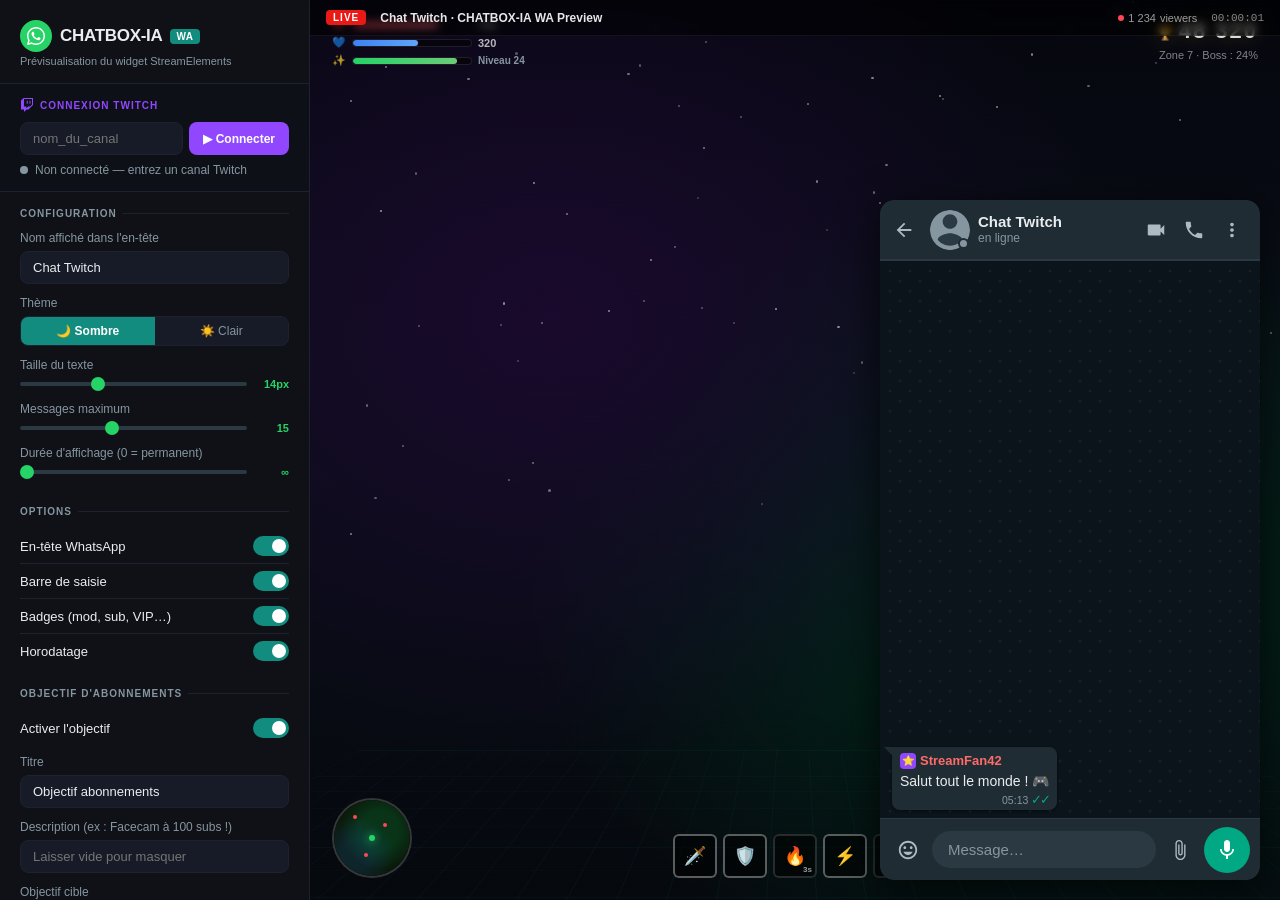
<file: index.html>
<!DOCTYPE html>
<html lang="fr">
<head>
  <meta charset="UTF-8">
  <meta name="viewport" content="width=device-width, initial-scale=1.0">
  <title>CHATBOX-IA WA · Viewer</title>
  <style>
    /* ── Reset & base ── */
    *, *::before, *::after { box-sizing: border-box; margin: 0; padding: 0; }

    :root {
      --bg:          #07080D;
      --panel:       #0F1117;
      --panel-border:#1E2130;
      --panel-hover: #161B27;
      --accent:      #25D366;
      --accent-dim:  #128C7E;
      --text:        #E9EDEF;
      --text-muted:  #8696A0;
      --danger:      #FF4757;
      --gold:        #FFD700;
      --radius:      10px;
    }

    html, body {
      height: 100%;
      font-family: -apple-system, BlinkMacSystemFont, 'Segoe UI', sans-serif;
      background: var(--bg);
      color: var(--text);
      overflow: hidden;
    }

    /* ── Layout ── */
    .layout {
      display: flex;
      height: 100vh;
      overflow: hidden;
    }

    /* =====================================================
       SIDEBAR
    ===================================================== */
    .sidebar {
      width: 310px;
      min-width: 310px;
      height: 100vh;
      background: var(--panel);
      border-right: 1px solid var(--panel-border);
      display: flex;
      flex-direction: column;
      overflow: hidden;
    }

    /* Logo */
    .sidebar-logo {
      padding: 20px 20px 16px;
      border-bottom: 1px solid var(--panel-border);
      flex-shrink: 0;
    }

    .logo-title {
      display: flex;
      align-items: center;
      gap: 8px;
      font-size: 17px;
      font-weight: 700;
      letter-spacing: -.3px;
    }

    .logo-icon {
      width: 32px;
      height: 32px;
      background: var(--accent);
      border-radius: 50%;
      display: flex;
      align-items: center;
      justify-content: center;
    }

    .logo-icon svg { width: 18px; height: 18px; fill: #fff; }

    .logo-badge {
      font-size: 10px;
      font-weight: 700;
      background: var(--accent-dim);
      color: #fff;
      padding: 2px 6px;
      border-radius: 4px;
      letter-spacing: .5px;
    }

    .logo-sub {
      font-size: 11px;
      color: var(--text-muted);
      margin-top: 3px;
    }

    /* Scrollable content */
    .sidebar-scroll {
      flex: 1;
      overflow-y: auto;
      padding: 0 0 20px;
      scrollbar-width: thin;
      scrollbar-color: #2A3942 transparent;
    }

    .sidebar-scroll::-webkit-scrollbar       { width: 4px; }
    .sidebar-scroll::-webkit-scrollbar-thumb { background: #2A3942; border-radius: 2px; }

    /* ── Connexion Twitch ── */
    .twitch-section {
      padding: 14px 20px;
      background: #0D1117;
      border-bottom: 1px solid var(--panel-border);
      flex-shrink: 0;
    }

    .twitch-section-title {
      font-size: 10px;
      font-weight: 700;
      letter-spacing: 1px;
      color: #9147FF;
      text-transform: uppercase;
      margin-bottom: 10px;
      display: flex;
      align-items: center;
      gap: 6px;
    }

    .twitch-section-title svg { width: 14px; height: 14px; fill: #9147FF; }

    .twitch-row {
      display: flex;
      gap: 6px;
      margin-bottom: 8px;
    }

    .twitch-input {
      flex: 1;
      background: #161B27;
      border: 1px solid var(--panel-border);
      border-radius: 8px;
      padding: 8px 12px;
      color: var(--text);
      font-size: 13px;
      font-family: inherit;
      outline: none;
      transition: border-color .15s;
      min-width: 0;
    }

    .twitch-input:focus { border-color: #9147FF; }

    .twitch-btn {
      padding: 8px 14px;
      background: #9147FF;
      color: #fff;
      border: none;
      border-radius: 8px;
      font-size: 12px;
      font-family: inherit;
      font-weight: 700;
      cursor: pointer;
      flex-shrink: 0;
      transition: background .15s;
    }

    .twitch-btn:hover { background: #7B2FBE; }
    .twitch-btn.twitch-connected { background: #E53935; }
    .twitch-btn.twitch-connected:hover { background: #C62828; }

    .conn-status-row {
      display: flex;
      align-items: center;
      gap: 7px;
    }

    .conn-dot {
      width: 8px;
      height: 8px;
      border-radius: 50%;
      flex-shrink: 0;
      background: #8696A0;
      transition: background .3s;
    }

    .conn-dot.conn-connected    { background: #25D366; }
    .conn-dot.conn-connecting   { background: #FFD700; animation: connPulse 1.1s ease-in-out infinite; }
    .conn-dot.conn-error        { background: #FF4757; animation: connPulse 1.1s ease-in-out infinite; }
    .conn-dot.conn-disconnected { background: #8696A0; animation: none; }

    @keyframes connPulse {
      0%, 100% { opacity: 1; }
      50%       { opacity: 0.2; }
    }

    .conn-text {
      font-size: 12px;
      color: var(--text-muted);
    }

    /* Sections */
    .section {
      padding: 16px 20px 0;
    }

    .section + .section { margin-top: 4px; }

    .section-title {
      font-size: 10px;
      font-weight: 700;
      letter-spacing: 1px;
      color: var(--text-muted);
      text-transform: uppercase;
      margin-bottom: 12px;
      display: flex;
      align-items: center;
      gap: 6px;
    }

    .section-title::after {
      content: '';
      flex: 1;
      height: 1px;
      background: var(--panel-border);
    }

    /* Form controls */
    .ctrl-row {
      margin-bottom: 12px;
    }

    .ctrl-label {
      font-size: 12px;
      color: var(--text-muted);
      margin-bottom: 6px;
      display: block;
    }

    .ctrl-input {
      width: 100%;
      background: #161B27;
      border: 1px solid var(--panel-border);
      border-radius: 8px;
      padding: 8px 12px;
      color: var(--text);
      font-size: 13px;
      font-family: inherit;
      outline: none;
      transition: border-color .15s;
    }

    .ctrl-input:focus { border-color: var(--accent); }

    /* Theme toggle */
    .theme-toggle {
      display: flex;
      background: #161B27;
      border: 1px solid var(--panel-border);
      border-radius: 8px;
      overflow: hidden;
    }

    .theme-btn {
      flex: 1;
      padding: 7px 10px;
      background: none;
      border: none;
      color: var(--text-muted);
      font-size: 12px;
      font-family: inherit;
      cursor: pointer;
      transition: all .15s;
      display: flex;
      align-items: center;
      justify-content: center;
      gap: 5px;
    }

    .theme-btn.active {
      background: var(--accent-dim);
      color: #fff;
      font-weight: 600;
    }

    /* Range slider */
    .range-wrap {
      display: flex;
      align-items: center;
      gap: 10px;
    }

    .ctrl-range {
      flex: 1;
      -webkit-appearance: none;
      height: 4px;
      background: #2A3942;
      border-radius: 2px;
      outline: none;
    }

    .ctrl-range::-webkit-slider-thumb {
      -webkit-appearance: none;
      width: 14px;
      height: 14px;
      background: var(--accent);
      border-radius: 50%;
      cursor: pointer;
    }

    .ctrl-range::-moz-range-thumb {
      width: 14px;
      height: 14px;
      background: var(--accent);
      border-radius: 50%;
      cursor: pointer;
      border: none;
    }

    .range-val {
      font-size: 11px;
      color: var(--accent);
      font-weight: 600;
      min-width: 32px;
      text-align: right;
    }

    /* Toggle switches */
    .toggle-row {
      display: flex;
      align-items: center;
      justify-content: space-between;
      padding: 7px 0;
      border-bottom: 1px solid var(--panel-border);
    }

    .toggle-row:last-child { border-bottom: none; }

    .toggle-name {
      font-size: 13px;
      color: var(--text);
    }

    .toggle-switch {
      position: relative;
      width: 36px;
      height: 20px;
      flex-shrink: 0;
    }

    .toggle-switch input { opacity: 0; width: 0; height: 0; }

    .toggle-track {
      position: absolute;
      inset: 0;
      background: #2A3942;
      border-radius: 20px;
      cursor: pointer;
      transition: background .2s;
    }

    .toggle-track::before {
      content: '';
      position: absolute;
      width: 14px;
      height: 14px;
      left: 3px;
      top: 3px;
      background: #8696A0;
      border-radius: 50%;
      transition: transform .2s, background .2s;
    }

    .toggle-switch input:checked + .toggle-track { background: var(--accent-dim); }

    .toggle-switch input:checked + .toggle-track::before {
      transform: translateX(16px);
      background: #fff;
    }

    /* Test message buttons */
    .test-btn {
      width: 100%;
      padding: 9px 14px;
      border-radius: 8px;
      border: 1px solid var(--panel-border);
      background: var(--panel-hover);
      color: var(--text);
      font-size: 12px;
      font-family: inherit;
      cursor: pointer;
      text-align: left;
      display: flex;
      align-items: center;
      gap: 8px;
      margin-bottom: 7px;
      transition: border-color .15s, background .15s;
    }

    .test-btn:hover { border-color: var(--accent); background: #161B27; }

    .test-btn:active { transform: scale(.98); }

    .test-btn .btn-badge {
      font-size: 10px;
      padding: 2px 6px;
      border-radius: 4px;
      font-weight: 700;
      margin-left: auto;
    }

    .badge-mod  { background: #34AE1A22; color: #34AE1A; border: 1px solid #34AE1A44; }
    .badge-sub  { background: #9147FF22; color: #9147FF; border: 1px solid #9147FF44; }
    .badge-vip  { background: #E91E8C22; color: #E91E8C; border: 1px solid #E91E8C44; }
    .badge-bc   { background: #E9191622; color: #E91916; border: 1px solid #E9191644; }

    .burst-btn {
      width: 100%;
      padding: 10px;
      border-radius: 8px;
      border: 1px dashed var(--accent-dim);
      background: transparent;
      color: var(--accent);
      font-size: 12px;
      font-family: inherit;
      font-weight: 600;
      cursor: pointer;
      display: flex;
      align-items: center;
      justify-content: center;
      gap: 6px;
      transition: background .15s;
      margin-top: 4px;
    }

    .burst-btn:hover { background: #25D36612; }

    /* URL section */
    .url-box {
      background: #161B27;
      border: 1px solid var(--panel-border);
      border-radius: 8px;
      padding: 10px 12px;
      margin-bottom: 10px;
    }

    .url-text {
      font-size: 11px;
      color: var(--accent);
      word-break: break-all;
      font-family: 'Courier New', monospace;
      line-height: 1.5;
    }

    .copy-btn {
      width: 100%;
      padding: 9px;
      border-radius: 8px;
      border: none;
      background: var(--accent-dim);
      color: #fff;
      font-size: 13px;
      font-family: inherit;
      font-weight: 600;
      cursor: pointer;
      display: flex;
      align-items: center;
      justify-content: center;
      gap: 6px;
      transition: background .15s;
    }

    .copy-btn:hover { background: var(--accent); }

    .copy-btn.copied { background: #2A9D5C; }

    .url-hint {
      font-size: 11px;
      color: var(--text-muted);
      margin-top: 8px;
      line-height: 1.5;
    }

    .url-hint strong { color: var(--text); }

    /* =====================================================
       STREAM PREVIEW
    ===================================================== */
    .preview {
      flex: 1;
      position: relative;
      overflow: hidden;
      background: #000;
    }

    /* Fake game scene */
    .stream-scene {
      position: absolute;
      inset: 0;
      background:
        radial-gradient(ellipse at 25% 35%, #1A0A2E 0%, transparent 55%),
        radial-gradient(ellipse at 75% 65%, #002A1A 0%, transparent 50%),
        linear-gradient(180deg, #06070F 0%, #0A0E18 40%, #060A0F 100%);
    }

    /* Stars */
    .stars {
      position: absolute;
      inset: 0;
      overflow: hidden;
    }

    .star {
      position: absolute;
      width: 2px;
      height: 2px;
      background: rgba(255,255,255,.7);
      border-radius: 50%;
      animation: twinkle var(--dur, 3s) ease-in-out infinite var(--delay, 0s);
    }

    @keyframes twinkle {
      0%, 100% { opacity: .8; }
      50%       { opacity: .15; }
    }

    /* Grid floor */
    .grid-floor {
      position: absolute;
      bottom: 0;
      left: -20%;
      right: -20%;
      height: 45%;
      background-image:
        linear-gradient(rgba(0,168,132,.06) 1px, transparent 1px),
        linear-gradient(90deg, rgba(0,168,132,.06) 1px, transparent 1px);
      background-size: 50px 50px;
      transform: perspective(600px) rotateX(55deg);
      transform-origin: bottom center;
    }

    /* Scan lines */
    .scanlines {
      position: absolute;
      inset: 0;
      background: repeating-linear-gradient(
        0deg,
        rgba(0,0,0,.03) 0px,
        rgba(0,0,0,.03) 1px,
        transparent 1px,
        transparent 2px
      );
      pointer-events: none;
    }

    /* ── Fake HUD ── */
    .hud {
      position: absolute;
      inset: 0;
      pointer-events: none;
      padding: 18px 22px;
    }

    .hud-tl { position: absolute; top: 18px; left: 22px; }
    .hud-tr { position: absolute; top: 18px; right: 22px; display: flex; flex-direction: column; align-items: flex-end; gap: 5px; }
    .hud-bl { position: absolute; bottom: 22px; left: 22px; }
    .hud-bc { position: absolute; bottom: 22px; left: 50%; transform: translateX(-50%); }

    .hud-bar-wrap { display: flex; flex-direction: column; gap: 5px; }

    .hud-bar {
      display: flex;
      align-items: center;
      gap: 6px;
      font-size: 11px;
      font-weight: 600;
      color: rgba(255,255,255,.7);
    }

    .bar-track {
      width: 120px;
      height: 8px;
      background: rgba(0,0,0,.5);
      border-radius: 4px;
      overflow: hidden;
      border: 1px solid rgba(255,255,255,.1);
    }

    .bar-fill { height: 100%; border-radius: 4px; }

    .bar-hp   { width: 72%; background: linear-gradient(90deg, #FF4757, #FF6B81); }
    .bar-mp   { width: 55%; background: linear-gradient(90deg, #3B82F6, #60A5FA); }
    .bar-xp   { width: 88%; background: linear-gradient(90deg, var(--accent), #6BCB77); }

    .hud-score {
      font-size: 22px;
      font-weight: 800;
      color: rgba(255,255,255,.85);
      text-shadow: 0 0 20px rgba(255,215,0,.3);
      letter-spacing: 2px;
    }

    .hud-score span { color: var(--gold); font-size: 13px; margin-right: 4px; }

    .hud-level {
      font-size: 11px;
      color: rgba(255,255,255,.5);
      text-align: right;
    }

    /* Minimap */
    .minimap {
      width: 80px;
      height: 80px;
      border-radius: 50%;
      border: 2px solid rgba(255,255,255,.2);
      background: rgba(0,0,0,.5);
      overflow: hidden;
      position: relative;
    }

    .minimap-bg {
      width: 100%;
      height: 100%;
      background:
        radial-gradient(circle at 60% 40%, rgba(0,200,100,.15) 30%, transparent 60%),
        radial-gradient(circle at 30% 70%, rgba(30,80,180,.2) 20%, transparent 50%),
        #0A1A0A;
    }

    .minimap-dot {
      position: absolute;
      width: 6px;
      height: 6px;
      border-radius: 50%;
      top: 50%;
      left: 50%;
      transform: translate(-50%, -50%);
      background: var(--accent);
      box-shadow: 0 0 8px var(--accent);
    }

    .minimap-enemy {
      position: absolute;
      width: 4px;
      height: 4px;
      border-radius: 50%;
      background: var(--danger);
    }

    /* Ability bar */
    .ability-bar {
      display: flex;
      gap: 6px;
    }

    .ability {
      width: 44px;
      height: 44px;
      border-radius: 6px;
      border: 2px solid rgba(255,255,255,.15);
      background: rgba(0,0,0,.55);
      display: flex;
      align-items: center;
      justify-content: center;
      font-size: 18px;
      position: relative;
    }

    .ability .cd {
      position: absolute;
      bottom: 2px;
      right: 3px;
      font-size: 8px;
      font-weight: 700;
      color: rgba(255,255,255,.6);
    }

    .ability.ready { border-color: rgba(255,255,255,.35); }

    /* ── Stream HUD bar (top) ── */
    .stream-topbar {
      position: absolute;
      top: 0;
      left: 0;
      right: 0;
      height: 36px;
      background: rgba(0,0,0,.55);
      backdrop-filter: blur(4px);
      display: flex;
      align-items: center;
      padding: 0 16px;
      gap: 14px;
      border-bottom: 1px solid rgba(255,255,255,.06);
      z-index: 10;
    }

    .live-badge {
      background: #E91916;
      color: #fff;
      font-size: 10px;
      font-weight: 800;
      letter-spacing: 1px;
      padding: 2px 7px;
      border-radius: 4px;
    }

    .stream-title {
      font-size: 12px;
      font-weight: 600;
      color: rgba(255,255,255,.9);
      flex: 1;
      white-space: nowrap;
      overflow: hidden;
      text-overflow: ellipsis;
    }

    .stream-viewers {
      font-size: 11px;
      color: rgba(255,255,255,.6);
      display: flex;
      align-items: center;
      gap: 4px;
      flex-shrink: 0;
    }

    .viewer-dot { width: 6px; height: 6px; background: var(--danger); border-radius: 50%; }

    .stream-timer {
      font-size: 11px;
      font-family: 'Courier New', monospace;
      color: rgba(255,255,255,.5);
      flex-shrink: 0;
    }

    /* ── Widget iframe ── */
    .widget-frame-wrap {
      position: absolute;
      bottom: 20px;
      right: 20px;
      width: 380px;
      height: 680px;
      border-radius: 14px;
      overflow: hidden;
      box-shadow: 0 8px 40px rgba(0,0,0,.7);
    }

    #widget-frame {
      width: 100%;
      height: 100%;
      border: none;
      display: block;
    }

    /* Toast notification */
    .toast {
      position: fixed;
      bottom: 24px;
      left: 50%;
      transform: translateX(-50%) translateY(80px);
      background: #1F2C33;
      color: var(--text);
      font-size: 13px;
      padding: 10px 18px;
      border-radius: 20px;
      border: 1px solid var(--panel-border);
      box-shadow: 0 4px 20px rgba(0,0,0,.4);
      transition: transform .3s cubic-bezier(.34,1.56,.64,1);
      z-index: 100;
      pointer-events: none;
    }

    .toast.show { transform: translateX(-50%) translateY(0); }
  </style>
</head>
<body>

<div class="layout">

  <!-- ── SIDEBAR ── -->
  <aside class="sidebar">

    <div class="sidebar-logo">
      <div class="logo-title">
        <div class="logo-icon">
          <svg viewBox="0 0 24 24"><path d="M17.472 14.382c-.297-.149-1.758-.867-2.03-.967-.273-.099-.471-.148-.67.15-.197.297-.767.966-.94 1.164-.173.199-.347.223-.644.075-.297-.15-1.255-.463-2.39-1.475-.883-.788-1.48-1.761-1.653-2.059-.173-.297-.018-.458.13-.606.134-.133.298-.347.446-.52.149-.174.198-.298.298-.497.099-.198.05-.371-.025-.52-.075-.149-.669-1.612-.916-2.207-.242-.579-.487-.5-.669-.51-.173-.008-.371-.01-.57-.01-.198 0-.52.074-.792.372-.272.297-1.04 1.016-1.04 2.479 0 1.462 1.065 2.875 1.213 3.074.149.198 2.096 3.2 5.077 4.487.709.306 1.262.489 1.694.625.712.227 1.36.195 1.871.118.571-.085 1.758-.719 2.006-1.413.248-.694.248-1.289.173-1.413-.074-.124-.272-.198-.57-.347z"/><path d="M12 0C5.373 0 0 5.373 0 12c0 2.117.554 4.103 1.523 5.828L0 24l6.362-1.498A11.954 11.954 0 0012 24c6.627 0 12-5.373 12-12S18.627 0 12 0zm0 22c-1.893 0-3.658-.53-5.164-1.446l-.372-.22-3.778.89.934-3.653-.24-.376A9.952 9.952 0 012 12C2 6.477 6.477 2 12 2s10 4.477 10 10-4.477 10-10 10z"/></svg>
        </div>
        CHATBOX-IA <span class="logo-badge">WA</span>
      </div>
      <div class="logo-sub">Prévisualisation du widget StreamElements</div>
    </div>

    <!-- Connexion Twitch (hors sidebar-scroll pour rester visible) -->
    <div class="twitch-section">
      <div class="twitch-section-title">
        <svg viewBox="0 0 24 24"><path d="M11.571 4.714h1.715v5.143H11.57zm4.715 0H18v5.143h-1.714zM6 0L1.714 4.286v15.428h5.143V24l4.286-4.286h3.428L22.286 12V0zm14.571 11.143l-3.428 3.428h-3.429l-3 3v-3H6.857V1.714h13.714z"/></svg>
        Connexion Twitch
      </div>
      <div class="twitch-row">
        <input class="twitch-input" id="ctrl-channel" type="text" placeholder="nom_du_canal" autocomplete="off" spellcheck="false" />
        <button class="twitch-btn" id="twitch-connect-btn" onclick="toggleTwitchConnection()">
          ▶ Connecter
        </button>
      </div>
      <div class="conn-status-row">
        <div class="conn-dot conn-disconnected" id="viewer-conn-dot"></div>
        <span class="conn-text" id="viewer-conn-text">Non connecté — entrez un canal Twitch</span>
      </div>
    </div>

    <div class="sidebar-scroll">

      <!-- Configuration -->
      <div class="section">
        <div class="section-title">Configuration</div>

        <div class="ctrl-row">
          <label class="ctrl-label" for="ctrl-name">Nom affiché dans l'en-tête</label>
          <input class="ctrl-input" id="ctrl-name" type="text" value="Chat Twitch" placeholder="Nom du stream" />
        </div>

        <div class="ctrl-row">
          <label class="ctrl-label">Thème</label>
          <div class="theme-toggle">
            <button class="theme-btn active" data-theme="dark">🌙 Sombre</button>
            <button class="theme-btn"        data-theme="light">☀️ Clair</button>
          </div>
        </div>

        <div class="ctrl-row">
          <label class="ctrl-label">Taille du texte</label>
          <div class="range-wrap">
            <input class="ctrl-range" id="ctrl-fontsize" type="range" min="11" max="20" value="14" />
            <span class="range-val" id="val-fontsize">14px</span>
          </div>
        </div>

        <div class="ctrl-row">
          <label class="ctrl-label">Messages maximum</label>
          <div class="range-wrap">
            <input class="ctrl-range" id="ctrl-maxmsg" type="range" min="5" max="30" value="15" />
            <span class="range-val" id="val-maxmsg">15</span>
          </div>
        </div>

        <div class="ctrl-row">
          <label class="ctrl-label">Durée d'affichage (0 = permanent)</label>
          <div class="range-wrap">
            <input class="ctrl-range" id="ctrl-duration" type="range" min="0" max="60" step="5" value="0" />
            <span class="range-val" id="val-duration">∞</span>
          </div>
        </div>
      </div>

      <!-- Options -->
      <div class="section">
        <div class="section-title">Options</div>

        <div class="toggle-row">
          <span class="toggle-name">En-tête WhatsApp</span>
          <label class="toggle-switch">
            <input type="checkbox" id="opt-header" checked />
            <span class="toggle-track"></span>
          </label>
        </div>
        <div class="toggle-row">
          <span class="toggle-name">Barre de saisie</span>
          <label class="toggle-switch">
            <input type="checkbox" id="opt-inputbar" checked />
            <span class="toggle-track"></span>
          </label>
        </div>
        <div class="toggle-row">
          <span class="toggle-name">Badges (mod, sub, VIP…)</span>
          <label class="toggle-switch">
            <input type="checkbox" id="opt-badges" checked />
            <span class="toggle-track"></span>
          </label>
        </div>
        <div class="toggle-row">
          <span class="toggle-name">Horodatage</span>
          <label class="toggle-switch">
            <input type="checkbox" id="opt-timestamp" checked />
            <span class="toggle-track"></span>
          </label>
        </div>
      </div>

      <!-- Objectif d'abonnements -->
      <div class="section">
        <div class="section-title">Objectif d'abonnements</div>

        <div class="toggle-row" style="border-bottom:none">
          <span class="toggle-name">Activer l'objectif</span>
          <label class="toggle-switch">
            <input type="checkbox" id="opt-subgoal" checked />
            <span class="toggle-track"></span>
          </label>
        </div>

        <div id="subgoal-settings" style="margin-top:10px;">
          <div class="ctrl-row">
            <label class="ctrl-label" for="ctrl-goal-label">Titre</label>
            <input class="ctrl-input" id="ctrl-goal-label" type="text" value="Objectif abonnements" />
          </div>
          <div class="ctrl-row">
            <label class="ctrl-label" for="ctrl-goal-desc">Description (ex : Facecam à 100 subs !)</label>
            <input class="ctrl-input" id="ctrl-goal-desc" type="text" placeholder="Laisser vide pour masquer" />
          </div>
          <div class="ctrl-row">
            <label class="ctrl-label">Objectif cible</label>
            <div class="range-wrap">
              <input class="ctrl-range" id="ctrl-goal-target" type="range" min="10" max="500" step="10" value="100" />
              <span class="range-val" id="val-goal-target">100</span>
            </div>
          </div>
          <div class="ctrl-row">
            <label class="ctrl-label">
              Progression actuelle :
              <span id="val-goal-current" style="color:var(--accent);font-weight:700">0</span>
              /
              <span id="val-goal-target-inline">100</span>
            </label>
            <div style="display:flex;gap:5px;margin-top:5px">
              <button class="test-btn" style="flex:1;margin:0;justify-content:center" onclick="simSub(1)">+1 Sub</button>
              <button class="test-btn" style="flex:1;margin:0;justify-content:center" onclick="simSub(5)">+5 Subs</button>
              <button class="test-btn" style="flex:1;margin:0;justify-content:center" onclick="simGiftSub(3)">🎁 ×3</button>
            </div>
          </div>
          <button class="test-btn" style="width:100%;justify-content:center;margin-top:4px;color:#FF4757;border-color:#FF475722" onclick="resetGoal()">
            ↺ Réinitialiser
          </button>
        </div>
      </div>

      <!-- Messages test -->
      <div class="section">
        <div class="section-title">Messages test</div>

        <button class="test-btn" onclick="sendTest('normal')">
          💬 Message simple
        </button>
        <button class="test-btn" onclick="sendTest('mod')">
          ⚔️ Modérateur
          <span class="btn-badge badge-mod">MOD</span>
        </button>
        <button class="test-btn" onclick="sendTestSub()">
          ⭐ Abonné
          <span class="btn-badge badge-sub">SUB</span>
        </button>
        <button class="test-btn" onclick="sendTest('vip')">
          💎 VIP
          <span class="btn-badge badge-vip">VIP</span>
        </button>
        <button class="test-btn" onclick="sendTest('broadcaster')">
          👑 Broadcaster
          <span class="btn-badge badge-bc">BC</span>
        </button>
        <button class="test-btn" onclick="sendTest('long')">
          📝 Message long
        </button>

        <button class="burst-btn" onclick="sendBurst()">
          ⚡ Rafale de 5 messages
        </button>
      </div>

      <!-- URL StreamElements -->
      <div class="section">
        <div class="section-title">URL StreamElements</div>

        <div class="url-box">
          <div class="url-text" id="widget-url-display">
            Chargement…
          </div>
        </div>

        <button class="copy-btn" id="copy-btn" onclick="copyUrl()">
          <svg width="14" height="14" viewBox="0 0 24 24" fill="currentColor"><path d="M16 1H4c-1.1 0-2 .9-2 2v14h2V3h12V1zm3 4H8c-1.1 0-2 .9-2 2v14c0 1.1.9 2 2 2h11c1.1 0 2-.9 2-2V7c0-1.1-.9-2-2-2zm0 16H8V7h11v14z"/></svg>
          Copier l'URL
        </button>

        <div style="background:#161B27;border:1px solid #25D36633;border-radius:8px;padding:10px 12px;margin-bottom:10px;display:flex;align-items:center;gap:10px;">
          <span style="font-size:20px;flex-shrink:0">📐</span>
          <div>
            <div style="font-size:11px;font-weight:700;color:#25D366;margin-bottom:3px;">Taille OBS recommandée</div>
            <div style="font-size:13px;color:#E9EDEF;font-family:'Courier New',monospace;letter-spacing:.5px;">Largeur : <strong>380</strong> px &nbsp;·&nbsp; Hauteur : <strong>680</strong> px</div>
          </div>
        </div>

        <p class="url-hint">
          <strong>OBS</strong> → + Source → Navigateur → coller l'URL → régler la taille à <strong>380 × 680 px</strong>.<br><br>
          <strong>StreamElements</strong> → Overlay → + Add widget → Custom widget → coller l'URL → dans les options du widget régler <strong>Width : 380 / Height : 680</strong>.
        </p>
      </div>

    </div>
  </aside>

  <!-- ── STREAM PREVIEW ── -->
  <main class="preview">

    <!-- Scene -->
    <div class="stream-scene">
      <div class="stars" id="stars"></div>
      <div class="grid-floor"></div>
      <div class="scanlines"></div>
    </div>

    <!-- Fake game HUD -->
    <div class="hud">

      <!-- Top-left: health/mana/xp bars -->
      <div class="hud-tl">
        <div class="hud-bar-wrap">
          <div class="hud-bar">
            ❤️
            <div class="bar-track"><div class="bar-fill bar-hp"></div></div>
            <span>742</span>
          </div>
          <div class="hud-bar">
            💙
            <div class="bar-track"><div class="bar-fill bar-mp"></div></div>
            <span>320</span>
          </div>
          <div class="hud-bar">
            ✨
            <div class="bar-track"><div class="bar-fill bar-xp"></div></div>
            <span style="font-size:10px;color:#8696A0">Niveau 24</span>
          </div>
        </div>
      </div>

      <!-- Top-right: score -->
      <div class="hud-tr">
        <div class="hud-score"><span>🏆</span>48 320</div>
        <div class="hud-level">Zone 7 · Boss : 24%</div>
      </div>

      <!-- Bottom-left: minimap -->
      <div class="hud-bl">
        <div class="minimap">
          <div class="minimap-bg"></div>
          <div class="minimap-dot"></div>
          <div class="minimap-enemy" style="top:30%;left:65%"></div>
          <div class="minimap-enemy" style="top:70%;left:40%"></div>
          <div class="minimap-enemy" style="top:20%;left:25%"></div>
        </div>
      </div>

      <!-- Bottom-center: ability bar -->
      <div class="hud-bc">
        <div class="ability-bar">
          <div class="ability ready">🗡️<span class="cd"></span></div>
          <div class="ability ready">🛡️<span class="cd"></span></div>
          <div class="ability">🔥<span class="cd">3s</span></div>
          <div class="ability ready">⚡<span class="cd"></span></div>
          <div class="ability">❄️<span class="cd">8s</span></div>
        </div>
      </div>

    </div>

    <!-- Top bar: live badge + title + viewers -->
    <div class="stream-topbar">
      <div class="live-badge">LIVE</div>
      <div class="stream-title" id="topbar-title">Chat Twitch · CHATBOX-IA WA Preview</div>
      <div class="stream-viewers">
        <div class="viewer-dot"></div>
        <span id="viewer-count">1 234</span> viewers
      </div>
      <div class="stream-timer" id="stream-timer">00:00:00</div>
    </div>

    <!-- Widget iframe -->
    <div class="widget-frame-wrap">
      <iframe id="widget-frame" src="./widget/" title="WhatsApp Chat Widget"></iframe>
    </div>

  </main>
</div>

<!-- Toast -->
<div class="toast" id="toast"></div>

<script>
// ── Connexion Twitch ─────────────────────────────────

let twitchConnected = false;

function toggleTwitchConnection() {
  if (twitchConnected) {
    disconnectTwitchViewer();
  } else {
    connectTwitchViewer();
  }
}

function connectTwitchViewer() {
  const channel = document.getElementById('ctrl-channel').value.trim();
  if (!channel) {
    document.getElementById('ctrl-channel').focus();
    return;
  }
  const w = win();
  if (!w) { showToast('Widget pas encore chargé…'); return; }
  w.CONFIG.twitchChannel = channel;
  if (typeof w.connectTwitch === 'function') w.connectTwitch(channel);
}

function disconnectTwitchViewer() {
  const w = win();
  if (w && typeof w.disconnectTwitch === 'function') w.disconnectTwitch();
  w && (w.CONFIG.twitchChannel = '');
  updateViewerConnStatus('disconnected', '');
  twitchConnected = false;
  const btn = document.getElementById('twitch-connect-btn');
  btn.textContent = '▶ Connecter';
  btn.classList.remove('twitch-connected');
}

function updateViewerConnStatus(status, channel) {
  document.getElementById('viewer-conn-dot').className = `conn-dot conn-${status}`;
  document.getElementById('viewer-conn-text').textContent = {
    connected:    `Connecté à #${channel}`,
    connecting:   `Connexion à #${channel}…`,
    disconnected: 'Non connecté — entrez un canal Twitch',
    error:        `Erreur de connexion à #${channel}`,
  }[status] ?? 'Non connecté';

  twitchConnected = status === 'connected';
  const btn = document.getElementById('twitch-connect-btn');
  if (twitchConnected) {
    btn.textContent = '✕ Déconnecter';
    btn.classList.add('twitch-connected');
  } else if (status !== 'connecting') {
    btn.textContent = '▶ Connecter';
    btn.classList.remove('twitch-connected');
  }
}

// Écoute les messages de statut depuis le widget iframe
window.addEventListener('message', (e) => {
  if (e.data?.type === 'twitchStatus') {
    updateViewerConnStatus(e.data.status, e.data.channel);
  }
});

// Connexion rapide avec la touche Entrée
document.getElementById('ctrl-channel').addEventListener('keydown', (e) => {
  if (e.key === 'Enter') connectTwitchViewer();
});

// ── Widget iframe helpers ────────────────────────────

const frame = document.getElementById('widget-frame');
let widgetReady = false;

frame.addEventListener('load', () => {
  widgetReady = true;
  syncAllConfig();
});

function win() {
  return widgetReady ? frame.contentWindow : null;
}

function syncConfig(key, value) {
  const w = win();
  if (!w || !w.CONFIG) return;
  w.CONFIG[key] = value;
  if (typeof w.applyConfig === 'function') w.applyConfig();
}

function syncAllConfig() {
  const w = win();
  if (!w || !w.CONFIG) return;
  w.CONFIG.streamName      = document.getElementById('ctrl-name').value;
  w.CONFIG.theme           = currentTheme;
  w.CONFIG.fontSize        = parseInt(document.getElementById('ctrl-fontsize').value);
  w.CONFIG.maxMessages     = parseInt(document.getElementById('ctrl-maxmsg').value);
  w.CONFIG.messageDuration = parseInt(document.getElementById('ctrl-duration').value);
  w.CONFIG.showHeader      = document.getElementById('opt-header').checked;
  w.CONFIG.showInputBar    = document.getElementById('opt-inputbar').checked;
  w.CONFIG.showBadges      = document.getElementById('opt-badges').checked;
  w.CONFIG.showTimestamp   = document.getElementById('opt-timestamp').checked;
  // Sub goal
  w.CONFIG.subGoalEnabled  = document.getElementById('opt-subgoal').checked;
  w.CONFIG.subGoalCurrent  = goalCurrent;
  w.CONFIG.subGoalTarget   = goalTarget;
  w.CONFIG.subGoalLabel    = document.getElementById('ctrl-goal-label').value;
  w.CONFIG.subGoalDesc     = document.getElementById('ctrl-goal-desc').value;
  if (typeof w.applyConfig === 'function') w.applyConfig();
  if (typeof w.applySubGoal === 'function') w.applySubGoal();
}

// ── Stream name ──────────────────────────────────────

document.getElementById('ctrl-name').addEventListener('input', (e) => {
  const val = e.target.value || 'Chat Twitch';
  syncConfig('streamName', val);
  document.getElementById('topbar-title').textContent = `${val} · CHATBOX-IA WA Preview`;
});

// ── Theme toggle ─────────────────────────────────────

let currentTheme = 'dark';
document.querySelectorAll('.theme-btn').forEach(btn => {
  btn.addEventListener('click', () => {
    document.querySelectorAll('.theme-btn').forEach(b => b.classList.remove('active'));
    btn.classList.add('active');
    currentTheme = btn.dataset.theme;
    syncConfig('theme', currentTheme);
  });
});

// ── Range inputs ─────────────────────────────────────

function bindRange(id, valId, cfgKey, fmt) {
  const input = document.getElementById(id);
  const label = document.getElementById(valId);
  input.addEventListener('input', () => {
    const v = parseInt(input.value);
    label.textContent = fmt(v);
    syncConfig(cfgKey, v);
  });
}

bindRange('ctrl-fontsize', 'val-fontsize', 'fontSize',        v => `${v}px`);
bindRange('ctrl-maxmsg',   'val-maxmsg',   'maxMessages',     v => String(v));
bindRange('ctrl-duration', 'val-duration', 'messageDuration', v => v === 0 ? '∞' : `${v}s`);

// ── Toggle checkboxes ────────────────────────────────

[
  ['opt-header',    'showHeader'],
  ['opt-inputbar',  'showInputBar'],
  ['opt-badges',    'showBadges'],
  ['opt-timestamp', 'showTimestamp'],
].forEach(([id, key]) => {
  document.getElementById(id).addEventListener('change', (e) => {
    syncConfig(key, e.target.checked);
  });
});

// ── Sub Goal controls ────────────────────────────────

let goalCurrent = 0;
let goalTarget  = 100;

document.getElementById('opt-subgoal').addEventListener('change', (e) => {
  const enabled = e.target.checked;
  document.getElementById('subgoal-settings').style.display = enabled ? '' : 'none';
  syncConfig('subGoalEnabled', enabled);
});

document.getElementById('ctrl-goal-label').addEventListener('input', (e) => {
  syncConfig('subGoalLabel', e.target.value || 'Objectif abonnements');
});

document.getElementById('ctrl-goal-desc').addEventListener('input', (e) => {
  syncConfig('subGoalDesc', e.target.value);
});

document.getElementById('ctrl-goal-target').addEventListener('input', (e) => {
  goalTarget = parseInt(e.target.value);
  document.getElementById('val-goal-target').textContent      = goalTarget;
  document.getElementById('val-goal-target-inline').textContent = goalTarget;
  syncConfig('subGoalTarget', goalTarget);
});

function updateGoalDisplay() {
  document.getElementById('val-goal-current').textContent = goalCurrent;
}

function simSub(amount) {
  const w = win();
  if (!w) { showToast('Widget pas encore chargé…'); return; }
  goalCurrent = Math.min(goalCurrent + amount, goalTarget);
  updateGoalDisplay();
  if (typeof w.updateSubGoal === 'function') {
    const names = ['StreamFan42','CasualViewer','NightWatcher','TwitchUser','SubLoyalty'];
    w.updateSubGoal(names[Math.floor(Math.random() * names.length)], amount, 'sub');
  }
}

function simGiftSub(amount) {
  const w = win();
  if (!w) { showToast('Widget pas encore chargé…'); return; }
  goalCurrent = Math.min(goalCurrent + amount, goalTarget);
  updateGoalDisplay();
  if (typeof w.updateSubGoal === 'function') {
    const gifters = ['GiftKing','SubAngel','GenerousViewer'];
    w.updateSubGoal(gifters[Math.floor(Math.random() * gifters.length)], amount, 'giftsub');
  }
}

function resetGoal() {
  goalCurrent = 0;
  updateGoalDisplay();
  const w = win();
  if (w && w.CONFIG) {
    w.CONFIG.subGoalCurrent = 0;
    if (typeof w.applySubGoal === 'function') w.applySubGoal();
  }
}

// ── Test messages ────────────────────────────────────

const TEST_POOL = {
  normal: [
    { displayName: 'CasualViewer',  username: 'casualviewer',  text: 'Le stream est vraiment top ce soir ! 🔥',               badges: [],                        color: null       },
    { displayName: 'TwitchFan42',   username: 'twitchfan42',   text: 'Est-ce que quelqu\'un a fait ce boss avant ?',           badges: [],                        color: '#4D96FF'  },
    { displayName: 'RandomUser99',  username: 'randomuser99',  text: 'Bonjour à tous !',                                        badges: [],                        color: null       },
    { displayName: 'NightWatcher',  username: 'nightwatcher',  text: 'Incroyable la dernière passe !!',                         badges: [],                        color: '#C77DFF'  },
  ],
  mod: [
    { displayName: 'ModPuissant',   username: 'modpuissant',   text: 'Rappel : restez respectueux dans le chat 👍',            badges: [{ type: 'moderator' }],   color: '#34AE1A'  },
    { displayName: 'ModZero',       username: 'modzero',       text: 'Timeout pour le spam, attention !',                       badges: [{ type: 'moderator' }],   color: '#2ECC71'  },
  ],
  sub: [
    { displayName: 'SubLoyalty',    username: 'subloyalty',    text: 'Mois 6 d\'abonnement ! Jamais déçu 🎉',                  badges: [{ type: 'subscriber' }],  color: '#9147FF'  },
    { displayName: 'NewSubscriber', username: 'newsubscriber', text: 'Je viens de m\'abonner, super content !',                badges: [{ type: 'subscriber' }],  color: '#7B2FBE'  },
  ],
  vip: [
    { displayName: 'VIP_Legend',    username: 'vip_legend',    text: 'J\'adore ce stream, vous êtes les meilleurs ! 💎',       badges: [{ type: 'vip' }],         color: '#E91E8C'  },
  ],
  broadcaster: [
    { displayName: 'LeStreamer',     username: 'lestreamer',    text: 'Merci à tous pour votre soutien ! ❤️',                   badges: [{ type: 'broadcaster' }], color: '#FFD700'  },
  ],
  long: [
    { displayName: 'LongTalker',    username: 'longtalker',    text: 'Sérieusement ce jeu est absolument incroyable, j\'ai passé les 3 dernières heures dessus et je n\'arrive pas à m\'arrêter ! La map est immense et il y a tellement de secrets à découvrir.',
      badges: [], color: '#FF9A3C' },
  ],
};

function sendTestSub() {
  sendTest('sub');
  simSub(1);
}

function sendTest(type) {
  const w = win();
  if (!w || typeof w.addMessage !== 'function') {
    showToast('Widget pas encore prêt…');
    return;
  }
  const pool = TEST_POOL[type] || TEST_POOL.normal;
  const msg  = pool[Math.floor(Math.random() * pool.length)];
  w.addMessage(msg);
}

function sendBurst() {
  const all = Object.values(TEST_POOL).flat();
  const shuffled = [...all].sort(() => Math.random() - .5).slice(0, 5);
  shuffled.forEach((msg, i) => {
    setTimeout(() => {
      const w = win();
      if (w && typeof w.addMessage === 'function') w.addMessage(msg);
    }, i * 600);
  });
}

// ── Copy URL ─────────────────────────────────────────

function copyUrl() {
  const url = document.getElementById('widget-url-display').textContent;
  navigator.clipboard.writeText(url).then(() => {
    const btn = document.getElementById('copy-btn');
    btn.classList.add('copied');
    btn.textContent = '✓ Copié !';
    setTimeout(() => {
      btn.classList.remove('copied');
      btn.innerHTML = `<svg width="14" height="14" viewBox="0 0 24 24" fill="currentColor"><path d="M16 1H4c-1.1 0-2 .9-2 2v14h2V3h12V1zm3 4H8c-1.1 0-2 .9-2 2v14c0 1.1.9 2 2 2h11c1.1 0 2-.9 2-2V7c0-1.1-.9-2-2-2zm0 16H8V7h11v14z"/></svg> Copier l'URL`;
    }, 2000);
    showToast('URL copiée dans le presse-papier !');
  });
}

// ── Toast ────────────────────────────────────────────

let toastTimer;
function showToast(msg) {
  const t = document.getElementById('toast');
  t.textContent = msg;
  t.classList.add('show');
  clearTimeout(toastTimer);
  toastTimer = setTimeout(() => t.classList.remove('show'), 2500);
}

// ── Widget URL display ───────────────────────────────

function updateWidgetUrl() {
  const base = window.location.origin + window.location.pathname.replace(/\/?$/, '');
  const url  = base.endsWith('/') ? base + 'widget/' : base + '/widget/';
  document.getElementById('widget-url-display').textContent = url;
}

updateWidgetUrl();

// ── Stream timer ─────────────────────────────────────

const startTime = Date.now();
setInterval(() => {
  const elapsed = Math.floor((Date.now() - startTime) / 1000);
  const h = String(Math.floor(elapsed / 3600)).padStart(2, '0');
  const m = String(Math.floor((elapsed % 3600) / 60)).padStart(2, '0');
  const s = String(elapsed % 60).padStart(2, '0');
  document.getElementById('stream-timer').textContent = `${h}:${m}:${s}`;
}, 1000);

// ── Viewer count animation ───────────────────────────

let viewers = 1234;
setInterval(() => {
  viewers += Math.floor(Math.random() * 7) - 3;
  viewers = Math.max(800, viewers);
  document.getElementById('viewer-count').textContent = viewers.toLocaleString('fr-FR');
}, 5000);

// ── Generate stars ───────────────────────────────────

const starsContainer = document.getElementById('stars');
for (let i = 0; i < 80; i++) {
  const star = document.createElement('div');
  star.className = 'star';
  star.style.cssText = `
    left: ${Math.random() * 100}%;
    top:  ${Math.random() * 60}%;
    --dur:   ${2 + Math.random() * 4}s;
    --delay: ${Math.random() * -5}s;
    opacity: ${.3 + Math.random() * .6};
    width:  ${Math.random() > .85 ? 3 : 2}px;
    height: ${Math.random() > .85 ? 3 : 2}px;
  `;
  starsContainer.appendChild(star);
}
</script>

</body>
</html>
</file>
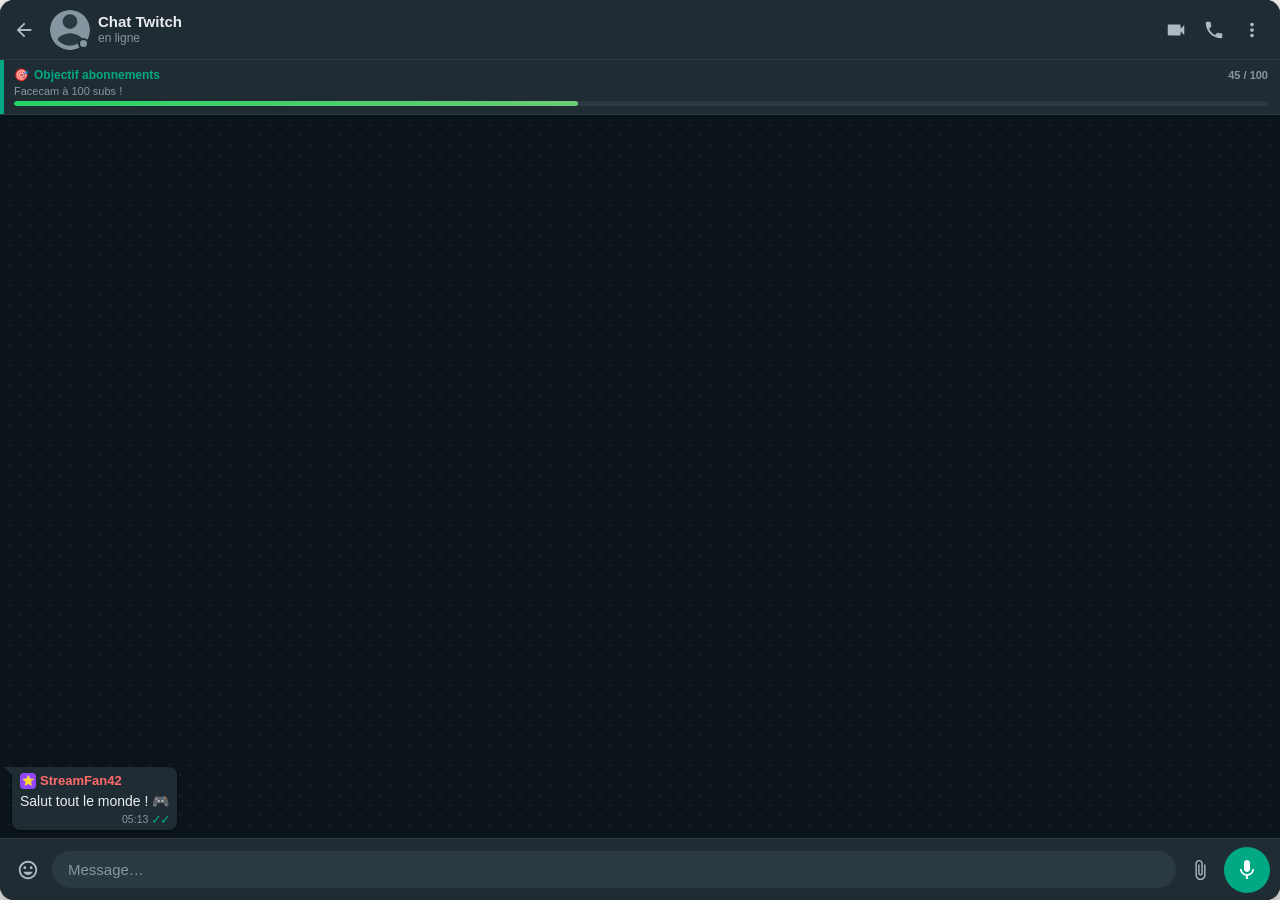
<file: widget/index.html>
<!DOCTYPE html>
<html lang="fr">
<head>
  <meta charset="UTF-8">
  <meta name="viewport" content="width=device-width, initial-scale=1.0">
  <title>CHATBOX-IA — WhatsApp Widget</title>
  <link rel="stylesheet" href="style.css">
</head>
<body>

  <div id="widget-container" class="theme-dark">

    <!-- En-tête style WhatsApp -->
    <div id="wa-header">
      <button class="wa-icon-btn wa-back-btn" aria-label="Retour">
        <svg viewBox="0 0 24 24" fill="currentColor"><path d="M20 11H7.83l5.59-5.59L12 4l-8 8 8 8 1.41-1.41L7.83 13H20v-2z"/></svg>
      </button>

      <div class="wa-avatar-wrap">
        <div class="wa-avatar" id="wa-avatar">
          <svg viewBox="0 0 212 212" fill="none" xmlns="http://www.w3.org/2000/svg">
            <path fill-rule="evenodd" clip-rule="evenodd"
              d="M106 0C47.4 0 0 47.4 0 106C0 164.6 47.4 212 106 212C164.6 212 212 164.6 212 106C212 47.4 164.6 0 106 0ZM106 22.4C127.3 22.4 144.8 39.9 144.8 61.2C144.8 82.5 127.3 100 106 100C84.7 100 67.2 82.5 67.2 61.2C67.2 39.9 84.7 22.4 106 22.4ZM106 189.6C79.5 189.6 56 177.3 40.6 158.2C41.2 135.3 87.3 122.8 106 122.8C124.6 122.8 170.8 135.3 171.4 158.2C156 177.3 132.5 189.6 106 189.6Z"
              fill="#8696A0"/>
          </svg>
        </div>
        <div class="wa-online-dot" id="connection-dot" title="Non connecté"></div>
      </div>

      <div class="wa-contact-info">
        <div class="wa-contact-name" id="contact-name">Chat Twitch</div>
        <div class="wa-contact-status">en ligne</div>
      </div>

      <div class="wa-header-actions">
        <button class="wa-icon-btn" aria-label="Appel vidéo">
          <svg viewBox="0 0 24 24" fill="currentColor"><path d="M17 10.5V7c0-.55-.45-1-1-1H4c-.55 0-1 .45-1 1v10c0 .55.45 1 1 1h12c.55 0 1-.45 1-1v-3.5l4 4v-11l-4 4z"/></svg>
        </button>
        <button class="wa-icon-btn" aria-label="Appel">
          <svg viewBox="0 0 24 24" fill="currentColor"><path d="M6.62 10.79c1.44 2.83 3.76 5.14 6.59 6.59l2.2-2.2c.27-.27.67-.36 1.02-.24 1.12.37 2.33.57 3.57.57.55 0 1 .45 1 1V20c0 .55-.45 1-1 1-9.39 0-17-7.61-17-17 0-.55.45-1 1-1h3.5c.55 0 1 .45 1 1 0 1.25.2 2.45.57 3.57.11.35.03.74-.25 1.02l-2.2 2.2z"/></svg>
        </button>
        <button class="wa-icon-btn" aria-label="Options">
          <svg viewBox="0 0 24 24" fill="currentColor"><path d="M12 8c1.1 0 2-.9 2-2s-.9-2-2-2-2 .9-2 2 .9 2 2 2zm0 2c-1.1 0-2 .9-2 2s.9 2 2 2 2-.9 2-2-.9-2-2-2zm0 6c-1.1 0-2 .9-2 2s.9 2 2 2 2-.9 2-2-.9-2-2-2z"/></svg>
        </button>
      </div>
    </div>

    <!-- Objectif d'abonnements -->
    <div id="sub-goal">
      <div class="goal-accent"></div>
      <div class="goal-body">
        <div class="goal-top-row">
          <span class="goal-icon">🎯</span>
          <span class="goal-label" id="goal-label">Objectif abonnements</span>
          <span class="goal-fraction" id="goal-fraction">0 / 100</span>
        </div>
        <div class="goal-desc" id="goal-desc"></div>
        <div class="goal-track">
          <div class="goal-fill" id="goal-fill"></div>
          <div class="goal-shine"></div>
        </div>
      </div>
    </div>

    <!-- Zone de messages -->
    <div id="messages-container">
      <div class="chat-bg-pattern"></div>
      <div id="messages-list"></div>
    </div>

    <!-- Barre de saisie (décorative) -->
    <div id="wa-input-bar">
      <button class="wa-icon-btn" aria-label="Emoji">
        <svg viewBox="0 0 24 24" fill="currentColor"><path d="M11.99 2C6.47 2 2 6.48 2 12s4.47 10 9.99 10C17.52 22 22 17.52 22 12S17.52 2 11.99 2zM12 20c-4.42 0-8-3.58-8-8s3.58-8 8-8 8 3.58 8 8-3.58 8-8 8zm3.5-9c.83 0 1.5-.67 1.5-1.5S16.33 8 15.5 8 14 8.67 14 9.5s.67 1.5 1.5 1.5zm-7 0c.83 0 1.5-.67 1.5-1.5S9.33 8 8.5 8 7 8.67 7 9.5 7.67 11 8.5 11zm3.5 6.5c2.33 0 4.31-1.46 5.11-3.5H6.89c.8 2.04 2.78 3.5 5.11 3.5z"/></svg>
      </button>
      <div class="wa-input-field">
        <span>Message…</span>
      </div>
      <button class="wa-icon-btn" aria-label="Joindre un fichier">
        <svg viewBox="0 0 24 24" fill="currentColor"><path d="M16.5 6v11.5c0 2.21-1.79 4-4 4s-4-1.79-4-4V5c0-1.38 1.12-2.5 2.5-2.5s2.5 1.12 2.5 2.5v10.5c0 .55-.45 1-1 1s-1-.45-1-1V6H10v9.5c0 1.38 1.12 2.5 2.5 2.5s2.5-1.12 2.5-2.5V5c0-2.21-1.79-4-4-4S7 2.79 7 5v12.5c0 3.04 2.46 5.5 5.5 5.5s5.5-2.46 5.5-5.5V6h-1.5z"/></svg>
      </button>
      <button class="wa-mic-btn" aria-label="Microphone">
        <svg viewBox="0 0 24 24" fill="currentColor"><path d="M12 14c1.66 0 2.99-1.34 2.99-3L15 5c0-1.66-1.34-3-3-3S9 3.34 9 5v6c0 1.66 1.34 3 3 3zm5.3-3c0 3-2.54 5.1-5.3 5.1S6.7 14 6.7 11H5c0 3.41 2.72 6.23 6 6.72V21h2v-3.28c3.28-.48 6-3.3 6-6.72h-1.7z"/></svg>
      </button>
    </div>

  </div>

  <script src="script.js"></script>
</body>
</html>
</file>
<file: widget/style.css>
/* =====================================================
   CHATBOX-IA — WhatsApp Widget · style.css
   ===================================================== */

* {
  margin: 0;
  padding: 0;
  box-sizing: border-box;
}

/* ── Variables – Thème Sombre (défaut) ── */
:root {
  --wa-app-bg:           #111B21;
  --wa-header-bg:        #202C33;
  --wa-chat-bg:          #0B141A;
  --wa-bubble-bg:        #202C33;
  --wa-text-primary:     #E9EDEF;
  --wa-text-secondary:   #8696A0;
  --wa-text-meta:        #8696A0;
  --wa-icon:             #AEBAC1;
  --wa-green:            #00A884;
  --wa-green-bright:     #25D366;
  --wa-divider:          #2A3942;
  --wa-online:           #00A884;
  --wa-input-bg:         #2A3942;
  --wa-shadow:           0 1px 3px rgba(0,0,0,.45);
  --wa-radius:           8px;
  --wa-header-h:         60px;
  --wa-input-h:          62px;
  --font-size:           14px;
  --font:                -apple-system, BlinkMacSystemFont, 'Segoe UI',
                         'Helvetica Neue', Arial, sans-serif;
}

/* ── Variables – Thème Clair ── */
.theme-light {
  --wa-app-bg:           #F0F2F5;
  --wa-header-bg:        #008069;
  --wa-chat-bg:          #EFEAE4;
  --wa-bubble-bg:        #FFFFFF;
  --wa-text-primary:     #111B21;
  --wa-text-secondary:   #667781;
  --wa-text-meta:        #667781;
  --wa-icon:             rgba(255,255,255,.75);
  --wa-green:            #008069;
  --wa-green-bright:     #25D366;
  --wa-divider:          #D1D7DB;
  --wa-online:           #25D366;
  --wa-input-bg:         #FFFFFF;
  --wa-shadow:           0 1px 2px rgba(0,0,0,.18);
}

/* Surcharges pour que l'en-tête clair reste lisible */
.theme-light .wa-contact-name  { color: #FFFFFF; }
.theme-light .wa-contact-status { color: rgba(255,255,255,.82); }
.theme-light #wa-header .wa-icon-btn { color: rgba(255,255,255,.9); }

/* ── Base ── */
html, body {
  width: 100%;
  height: 100%;
  background: transparent;
  overflow: hidden;
  font-family: var(--font);
  font-size: var(--font-size);
  display: flex;
  align-items: flex-start;
  justify-content: flex-start;
}

/* ── Conteneur principal ── */
#widget-container {
  width: 100%;
  height: 100%;
  display: flex;
  flex-direction: column;
  border-radius: 14px;
  overflow: hidden;
  background: var(--wa-app-bg);
  box-shadow: 0 6px 28px rgba(0,0,0,.55);
}

/* =====================================================
   EN-TÊTE
   ===================================================== */
#wa-header {
  display: flex;
  align-items: center;
  padding: 8px 10px 8px 6px;
  background: var(--wa-header-bg);
  height: var(--wa-header-h);
  gap: 8px;
  flex-shrink: 0;
  border-bottom: 1px solid var(--wa-divider);
}

.wa-back-btn {
  width: 28px;
  flex-shrink: 0;
}

/* Avatar */
.wa-avatar-wrap {
  position: relative;
  flex-shrink: 0;
}

.wa-avatar {
  width: 40px;
  height: 40px;
  border-radius: 50%;
  background: var(--wa-divider);
  overflow: hidden;
  display: flex;
  align-items: center;
  justify-content: center;
}

.wa-avatar svg { width: 100%; height: 100%; }
.wa-avatar img { width: 100%; height: 100%; object-fit: cover; }

.wa-online-dot {
  position: absolute;
  bottom: 1px;
  right: 1px;
  width: 11px;
  height: 11px;
  background: #8696A0;
  border-radius: 50%;
  border: 2px solid var(--wa-header-bg);
  transition: background .4s;
}

/* États de connexion Twitch */
.wa-online-dot.conn-connected    { background: var(--wa-online); }
.wa-online-dot.conn-connecting   { background: #FFD700; animation: connPulse 1.1s ease-in-out infinite; }
.wa-online-dot.conn-error        { background: #FF4757; animation: connPulse 1.1s ease-in-out infinite; }
.wa-online-dot.conn-disconnected { background: #8696A0; animation: none; }

@keyframes connPulse {
  0%, 100% { opacity: 1; }
  50%       { opacity: 0.25; }
}

/* Infos contact */
.wa-contact-info {
  flex: 1;
  min-width: 0;
}

.wa-contact-name {
  font-size: 15px;
  font-weight: 600;
  color: var(--wa-text-primary);
  white-space: nowrap;
  overflow: hidden;
  text-overflow: ellipsis;
  line-height: 1.25;
}

.wa-contact-status {
  font-size: 12px;
  color: var(--wa-text-secondary);
  line-height: 1.25;
}

/* Icônes d'action */
.wa-header-actions {
  display: flex;
  gap: 2px;
  flex-shrink: 0;
}

.wa-icon-btn {
  background: none;
  border: none;
  color: var(--wa-icon);
  cursor: default;
  display: flex;
  align-items: center;
  justify-content: center;
  width: 36px;
  height: 36px;
  border-radius: 50%;
  flex-shrink: 0;
  transition: background .15s;
}

.wa-icon-btn svg { width: 22px; height: 22px; }

/* =====================================================
   ZONE DE MESSAGES
   ===================================================== */
#messages-container {
  flex: 1;
  position: relative;
  overflow: hidden;
  background: var(--wa-chat-bg);
}

/* Motif de fond subtil */
.chat-bg-pattern {
  position: absolute;
  inset: 0;
  pointer-events: none;
  opacity: .045;
  background-image: url("data:image/svg+xml,%3Csvg xmlns='http://www.w3.org/2000/svg' width='80' height='80'%3E%3Ccircle cx='10' cy='10' r='1.5' fill='%23fff'/%3E%3Ccircle cx='30' cy='10' r='1.5' fill='%23fff'/%3E%3Ccircle cx='50' cy='10' r='1.5' fill='%23fff'/%3E%3Ccircle cx='70' cy='10' r='1.5' fill='%23fff'/%3E%3Ccircle cx='20' cy='20' r='1.5' fill='%23fff'/%3E%3Ccircle cx='40' cy='20' r='1.5' fill='%23fff'/%3E%3Ccircle cx='60' cy='20' r='1.5' fill='%23fff'/%3E%3Ccircle cx='10' cy='30' r='1.5' fill='%23fff'/%3E%3Ccircle cx='30' cy='30' r='1.5' fill='%23fff'/%3E%3Ccircle cx='50' cy='30' r='1.5' fill='%23fff'/%3E%3Ccircle cx='70' cy='30' r='1.5' fill='%23fff'/%3E%3Ccircle cx='20' cy='40' r='1.5' fill='%23fff'/%3E%3Ccircle cx='40' cy='40' r='1.5' fill='%23fff'/%3E%3Ccircle cx='60' cy='40' r='1.5' fill='%23fff'/%3E%3Ccircle cx='10' cy='50' r='1.5' fill='%23fff'/%3E%3Ccircle cx='30' cy='50' r='1.5' fill='%23fff'/%3E%3Ccircle cx='50' cy='50' r='1.5' fill='%23fff'/%3E%3Ccircle cx='70' cy='50' r='1.5' fill='%23fff'/%3E%3Ccircle cx='20' cy='60' r='1.5' fill='%23fff'/%3E%3Ccircle cx='40' cy='60' r='1.5' fill='%23fff'/%3E%3Ccircle cx='60' cy='60' r='1.5' fill='%23fff'/%3E%3Ccircle cx='10' cy='70' r='1.5' fill='%23fff'/%3E%3Ccircle cx='30' cy='70' r='1.5' fill='%23fff'/%3E%3Ccircle cx='50' cy='70' r='1.5' fill='%23fff'/%3E%3Ccircle cx='70' cy='70' r='1.5' fill='%23fff'/%3E%3C/svg%3E");
  background-size: 80px 80px;
}

/* Liste de messages – ancrée en bas, empile vers le haut */
#messages-list {
  position: absolute;
  left: 0;
  right: 0;
  bottom: 0;
  padding: 10px 12px 8px;
  display: flex;
  flex-direction: column;
  gap: 3px;
}

/* =====================================================
   BULLE DE MESSAGE
   ===================================================== */
.message-wrapper {
  display: flex;
  flex-direction: column;
  align-items: flex-start;
  animation: msgIn .28s cubic-bezier(.34,1.56,.64,1) forwards;
}

.message-wrapper.removing {
  animation: msgOut .22s ease-in forwards;
  overflow: hidden;
}

@keyframes msgIn {
  from { opacity: 0; transform: scale(.82) translateY(14px); }
  to   { opacity: 1; transform: scale(1)  translateY(0); }
}

@keyframes msgOut {
  from { opacity: 1; transform: scale(1)   translateX(0);    max-height: 200px; margin-bottom: 3px; }
  to   { opacity: 0; transform: scale(.92) translateX(-16px); max-height: 0;    margin-bottom: 0;  }
}

/* Corps de la bulle */
.message-bubble {
  position: relative;
  background: var(--wa-bubble-bg);
  border-radius: 0 var(--wa-radius) var(--wa-radius) var(--wa-radius);
  padding: 6px 8px 4px;
  max-width: 92%;
  box-shadow: var(--wa-shadow);
  word-break: break-word;
}

/* Queue WhatsApp caractéristique */
.message-bubble::before {
  content: '';
  position: absolute;
  top: 0;
  left: -8px;
  width: 0;
  height: 0;
  border-style: solid;
  border-width: 0 9px 9px 0;
  border-color: transparent var(--wa-bubble-bg) transparent transparent;
}

/* ── En-tête du message (badges + pseudo) ── */
.message-header {
  display: flex;
  align-items: center;
  gap: 4px;
  margin-bottom: 2px;
  flex-wrap: wrap;
}

.message-badges {
  display: flex;
  gap: 2px;
  align-items: center;
  flex-shrink: 0;
}

.badge {
  display: inline-flex;
  align-items: center;
  justify-content: center;
  width: 16px;
  height: 16px;
  border-radius: 4px;
  font-size: 10px;
  line-height: 1;
  flex-shrink: 0;
}

.badge img {
  width: 16px;
  height: 16px;
  border-radius: 3px;
}

.message-username {
  font-size: 13px;
  font-weight: 700;
  line-height: 1.2;
  white-space: nowrap;
}

/* ── Corps du message ── */
.message-text {
  font-size: var(--font-size);
  color: var(--wa-text-primary);
  line-height: 1.45;
  white-space: pre-wrap;
  word-break: break-word;
}

.message-text .emote {
  height: calc(var(--font-size) * 1.65);
  width: auto;
  vertical-align: middle;
  margin: 0 1px;
}

/* ── Pied (heure + coches) ── */
.message-footer {
  display: flex;
  align-items: center;
  justify-content: flex-end;
  gap: 3px;
  margin-top: 2px;
}

.message-time {
  font-size: 10.5px;
  color: var(--wa-text-meta);
  line-height: 1;
}

.message-ticks {
  font-size: 13px;
  color: var(--wa-green);
  line-height: 1;
  letter-spacing: -2px;
}

/* =====================================================
   BARRE DE SAISIE
   ===================================================== */
#wa-input-bar {
  display: flex;
  align-items: center;
  padding: 7px 10px;
  background: var(--wa-header-bg);
  height: var(--wa-input-h);
  gap: 6px;
  flex-shrink: 0;
  border-top: 1px solid var(--wa-divider);
}

.wa-input-field {
  flex: 1;
  background: var(--wa-input-bg);
  border-radius: 24px;
  padding: 10px 16px;
  color: var(--wa-text-secondary);
  font-size: 15px;
  font-family: var(--font);
  cursor: default;
  user-select: none;
  white-space: nowrap;
  overflow: hidden;
}

.wa-mic-btn {
  background: var(--wa-green);
  border: none;
  color: #fff;
  cursor: default;
  display: flex;
  align-items: center;
  justify-content: center;
  width: 46px;
  height: 46px;
  border-radius: 50%;
  flex-shrink: 0;
}

.wa-mic-btn svg { width: 24px; height: 24px; }

/* =====================================================
   OBJECTIF D'ABONNEMENTS
   ===================================================== */
#sub-goal {
  flex-shrink: 0;
  display: flex;
  align-items: stretch;
  background: var(--wa-header-bg);
  border-bottom: 1px solid var(--wa-divider);
  overflow: hidden;
  max-height: 0;
  transition: max-height .35s cubic-bezier(.4,0,.2,1);
}

#sub-goal.goal-visible {
  max-height: 76px;
}

.goal-accent {
  width: 4px;
  background: var(--wa-green);
  flex-shrink: 0;
  transition: background .5s;
}

#sub-goal.goal-complete .goal-accent {
  background: #FFD700;
}

.goal-body {
  flex: 1;
  padding: 8px 12px 8px 10px;
  display: flex;
  flex-direction: column;
  gap: 4px;
  min-width: 0;
}

.goal-top-row {
  display: flex;
  align-items: center;
  gap: 5px;
}

.goal-icon { font-size: 12px; flex-shrink: 0; }

.goal-label {
  flex: 1;
  font-size: 12px;
  font-weight: 700;
  color: var(--wa-green);
  white-space: nowrap;
  overflow: hidden;
  text-overflow: ellipsis;
  transition: color .5s;
}

#sub-goal.goal-complete .goal-label { color: #FFD700; }

.goal-fraction {
  font-size: 11px;
  color: var(--wa-text-secondary);
  font-weight: 600;
  flex-shrink: 0;
  font-variant-numeric: tabular-nums;
}

.goal-desc {
  font-size: 11px;
  color: var(--wa-text-secondary);
  white-space: nowrap;
  overflow: hidden;
  text-overflow: ellipsis;
  line-height: 1;
}

/* ── Barre de progression ── */
.goal-track {
  height: 5px;
  background: var(--wa-divider);
  border-radius: 3px;
  overflow: hidden;
  position: relative;
}

.goal-fill {
  height: 100%;
  width: 0%;
  background: linear-gradient(90deg, var(--wa-green-bright), #6BCB77);
  border-radius: 3px;
  transition: width .9s cubic-bezier(.34,1.2,.64,1);
}

/* Reflet animé sur la barre */
.goal-shine {
  position: absolute;
  top: 0;
  left: -60%;
  width: 40%;
  height: 100%;
  background: linear-gradient(90deg, transparent, rgba(255,255,255,.35), transparent);
  animation: goalShine 2.8s ease-in-out infinite;
}

@keyframes goalShine {
  0%        { left: -60%; }
  50%, 100% { left: 130%; }
}

/* Objectif atteint – barre dorée */
#sub-goal.goal-complete .goal-fill {
  background: linear-gradient(90deg, #FFD700, #FFA500, #FFD700);
  background-size: 200%;
  animation: goldShimmer 1.8s linear infinite;
  transition: none;
}

@keyframes goldShimmer {
  0%   { background-position: 200%; }
  100% { background-position: -200%; }
}

/* Pulse quand un sub arrive */
@keyframes subFlash {
  0%,100% { filter: brightness(1); }
  40%     { filter: brightness(1.6) saturate(1.4); }
}

#sub-goal.sub-pulse { animation: subFlash .45s ease; }

/* ── Messages système (date-separator WhatsApp) ── */
.message-wrapper.system-msg { align-items: center; }

.system-chip {
  background: rgba(0,0,0,.32);
  color: var(--wa-text-secondary);
  font-size: 11.5px;
  padding: 4px 14px;
  border-radius: 12px;
  text-align: center;
  border: 1px solid rgba(255,255,255,.07);
  max-width: 90%;
  line-height: 1.4;
}

.theme-light .system-chip {
  background: rgba(0,0,0,.1);
  border-color: rgba(0,0,0,.08);
  color: var(--wa-text-secondary);
}

/* ── Confettis ── */
@keyframes confettiFall {
  0%   { transform: translateY(-10px) rotate(0deg) scale(1);   opacity: 1; }
  100% { transform: translateY(70px)  rotate(420deg) scale(.5); opacity: 0; }
}

.confetti-piece {
  position: absolute;
  width: 7px;
  height: 7px;
  border-radius: 50%;
  animation: confettiFall .85s ease-out forwards;
  pointer-events: none;
  z-index: 10;
}

/* ── Scrollbar discrète si nécessaire ── */
::-webkit-scrollbar          { width: 3px; }
::-webkit-scrollbar-track    { background: transparent; }
::-webkit-scrollbar-thumb    { background: rgba(255,255,255,.12); border-radius: 2px; }
</file>
